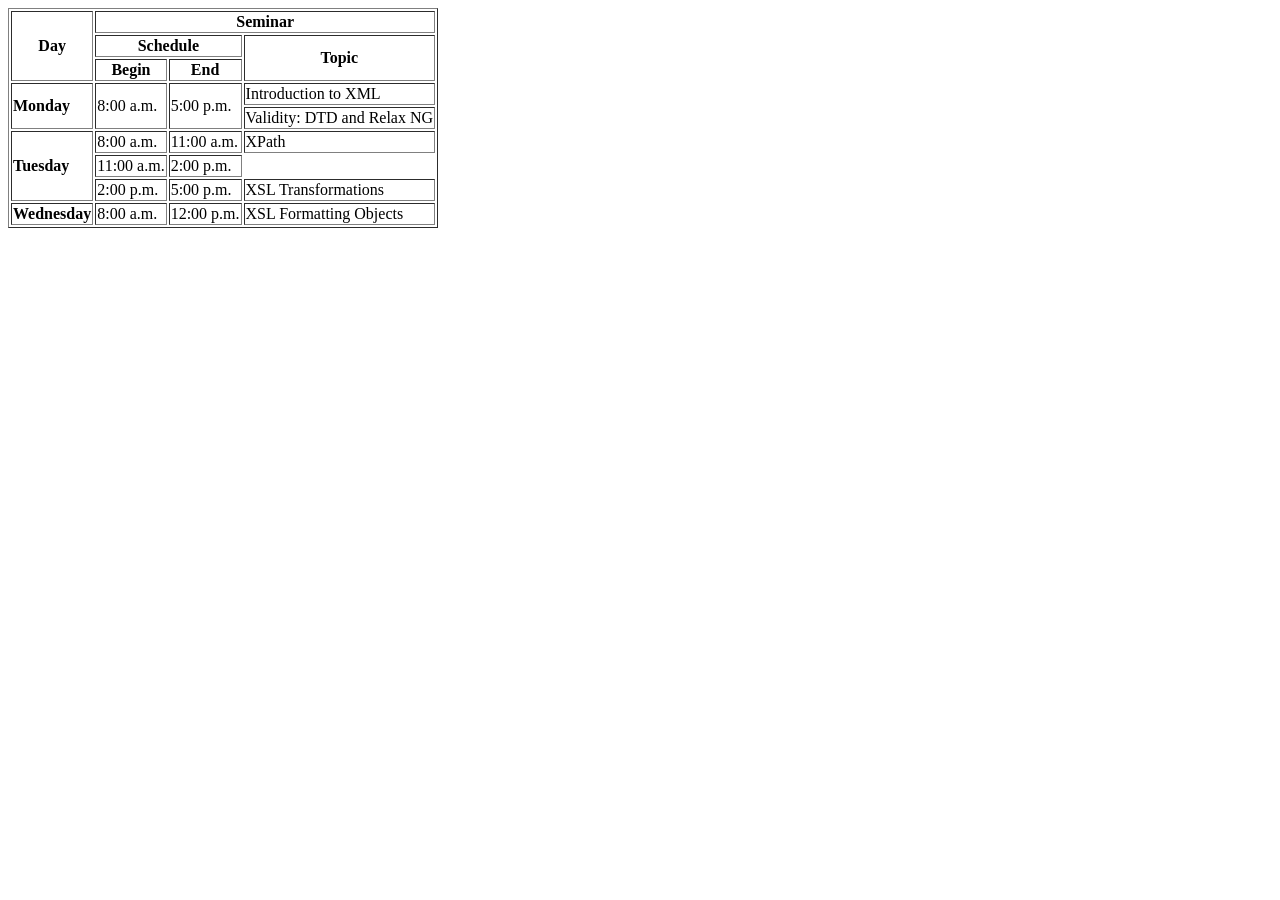
<file: tasks 1/index.html>
<!DOCTYPE html>
<html lang="en">
<head>
    <meta charset="UTF-8">
    <meta name="viewport" content="width=device-width, initial-scale=1.0">
    <title>web-design</title>
</head>
<body>
    <table border="1">
        <thead>
            <tr>
                <th rowspan="3" >Day</th>
                <th colspan="3">Seminar</th>
            </tr>
            <tr>
                <th colspan="2" >Schedule</th>
                <th rowspan="2" >Topic</th>
            </tr>
            <tr>
                <th >Begin</th>
                <th>End</th>
            </tr>
        </thead>
        <tbody>
           
            <tr>
                <td rowspan="2"><b>Monday</b></td>
                <td rowspan="2" >8:00 a.m.</td>
                <td rowspan="2">5:00 p.m.</td>
                <td>Introduction to XML</td>
            </tr>
            <tr>
                <td>Validity: DTD and Relax NG</td>
            </tr>

            
            <tr>
                <td rowspan="3"><b>Tuesday</b></td>
                <td>8:00 a.m.</td>
                <td >11:00 a.m.</td>
                <td rowspan="1">XPath</td>
            </tr>
            <tr>
                <td >11:00 a.m.</td>
                <td>2:00 p.m.</td>
            </tr>
            <tr>
                <td >2:00 p.m.</td>
                <td >5:00 p.m.</td>
                <td>XSL Transformations</td>
            </tr>
            <tr>
                <td><b>Wednesday</b></td>
                <td >8:00 a.m.</td>
                <td >12:00 p.m.</td>
                <td>XSL Formatting Objects</td>
            </tr>
        </tbody>
    </table>
</body>
</html>
</file>
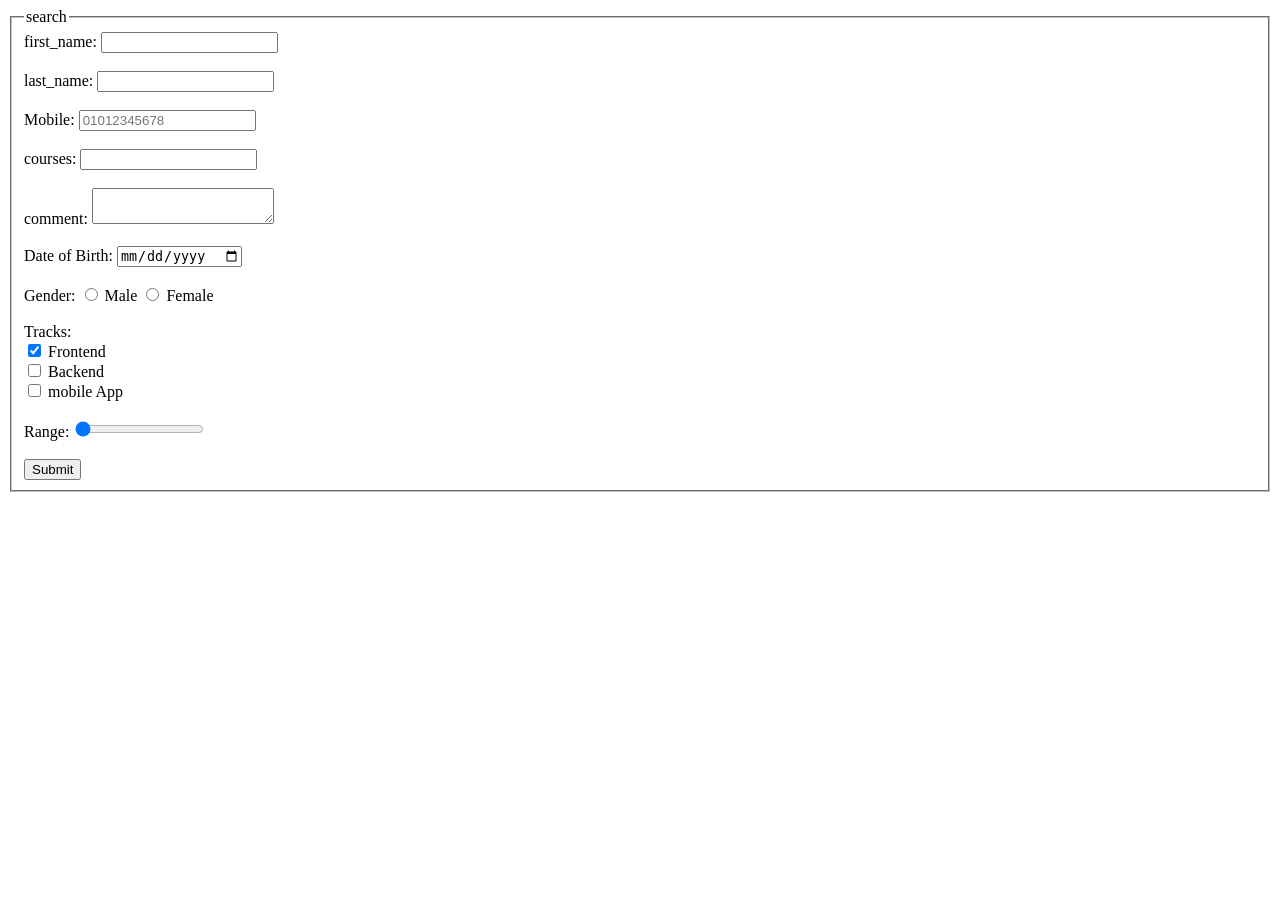
<file: tasks2/index.html>
<!DOCTYPE html>
<html lang="en">
<head>
    <meta charset="UTF-8">
    <meta name="viewport" content="width=device-width, initial-scale=1.0">
    <title>web-design</title>
</head>
<body>

    <form action="" method="post" >
        <fieldset>
            <legend>search</legend>
            <div>
                <label for="first_name">first_name:</label>
                <input type="text" id="first_name" name="first_name" pattern="[A-Za-z-ي-ا]+" title="letters only" required >
            </div>
            <br>
            <div>
                <label for="last_name">last_name:</label>
                  <input type="text" id="last_name" name="last_name" minlength="5">

            </div>
            <br>
            <div>
                <label for="mobile">Mobile:</label>
                <input type="tel" id="mobile" name="mobile" pattern="^(010|011|012|015)[0-9]{8}$" maxlength="11" placeholder="01012345678" title="11 digits starting with 010, 011, 012, or 015">
            </div>
            <br>

            <div>
                <label for="course"> courses:</label>
                <input list="courses_list" ="text" id="course" name="course">
                <datalist id="courses_list">
                    <option value="html"></option>
                    <option value="css"></option>
                    <option value="javascript"></option>
                    <option value="c++"></option>
                    </datalist>  
            </div>
            <br>

            <div>
                <label for="comment">comment:</label>
                <textarea name="comment" id="comment" required>
                </textarea>

            </div>
            <br>

            <div>
                <label for="dob">Date of Birth:</label>
                <input type="date" id="dob" name="dob" required>
            </div>
            <br>

            <div>
                <label>Gender:</label>
                <input type="radio" id="male" name="gender" value="male" required>
                <label for="male">Male</label>
                <input type="radio" id="female" name="gender" value="female" required>
                <label for="female">Female</label>
            </div>
            <br>

            <div>
                <label>Tracks:</label><br>
                <input type="checkbox" id="frontend" name="tracks" value="frontend" checked>
                <label for="frontend">Frontend</label><br>
                <input type="checkbox" id="backend" name="tracks" value="backend">
                <label for="backend">Backend</label><br>
                <input type="checkbox" id="mobile_dev" name="tracks" value="mobile_dev">
                <label for="mobile_dev">mobile App</label>
            </div>
            <br>
            <div>
                <label for="level">Range:</label>
                <input type="range" id="level" name="level" min="10" max="100" value="10">
            </div>
            <br>

            <button type="submit">Submit</button>

        </fieldset>
    </form>



        
            
    
</body>
</html>
</file>
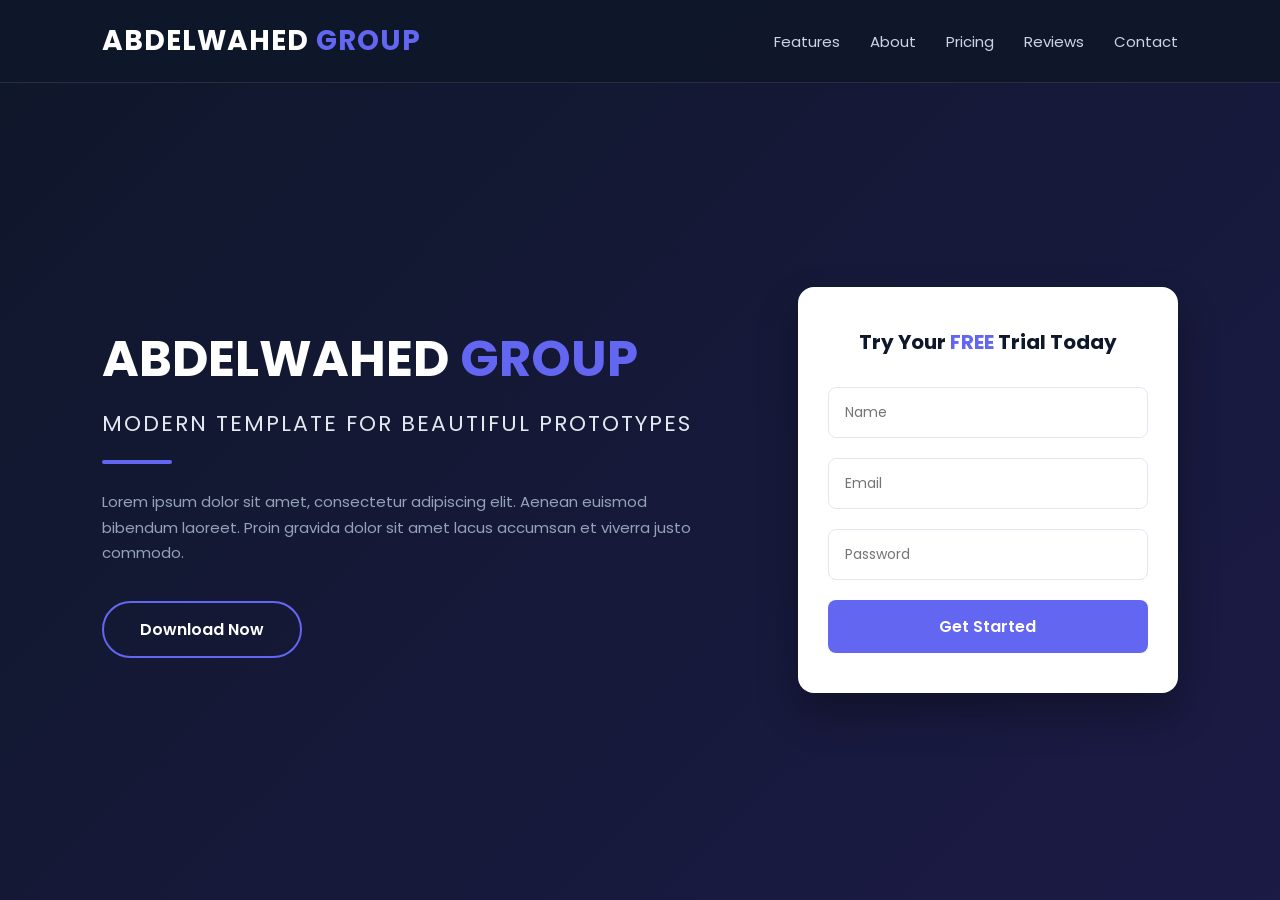
<file: tasks4 AXIT/index.html>
<!DOCTYPE html>
<html lang="ar" dir="ltr">
<head>
  <meta charset="UTF-8">
  <meta name="viewport" content="width=device-width, initial-scale=1.0">
  <title>ABDELWAHED GROUP</title>
  <link rel="stylesheet" href="style.css">
  
  <link href="https://fonts.googleapis.com/css2?family=Poppins:wght@300;400;600;700&display=swap" rel="stylesheet">
</head>
<body>


  <header class="navbar">
    <div class="logo">ABDELWAHED<span> GROUP</span></div>
    <nav>
      <ul class="nav-links">
        <li><a href="#">Features</a></li>
        <li><a href="#">About</a></li>
        <li><a href="#">Pricing</a></li>
        <li><a href="#">Reviews</a></li>
        <li><a href="#">Contact</a></li>
      </ul>
    </nav>
  </header>

 
  <section class="hero-section">
    <div class="container">
      
    
      <div class="hero-content">
        <h1 class="brand-title">ABDELWAHED<span> GROUP</span></h1>
        <h2>MODERN TEMPLATE FOR BEAUTIFUL PROTOTYPES</h2>
        <div class="divider"></div>
        <p>Lorem ipsum dolor sit amet, consectetur adipiscing elit. Aenean euismod bibendum laoreet. Proin gravida dolor sit amet lacus accumsan et viverra justo commodo.</p>
        <a href="#" class="btn-primary">Download Now</a>
      </div>


      <div class="form-card">
        <h3>Try Your <span>FREE</span> Trial Today</h3>
        <form>
          <div class="input-group">
            <input type="text" placeholder="Name" required>
          </div>
          <div class="input-group">
            <input type="email" placeholder="Email" required>
          </div>
          <div class="input-group">
            <input type="password" placeholder="Password" required>
          </div>
          <button type="submit" class="btn-submit">Get Started</button>
        </form>
      </div>

    </div>
  </section>

</body>
</html>
</file>
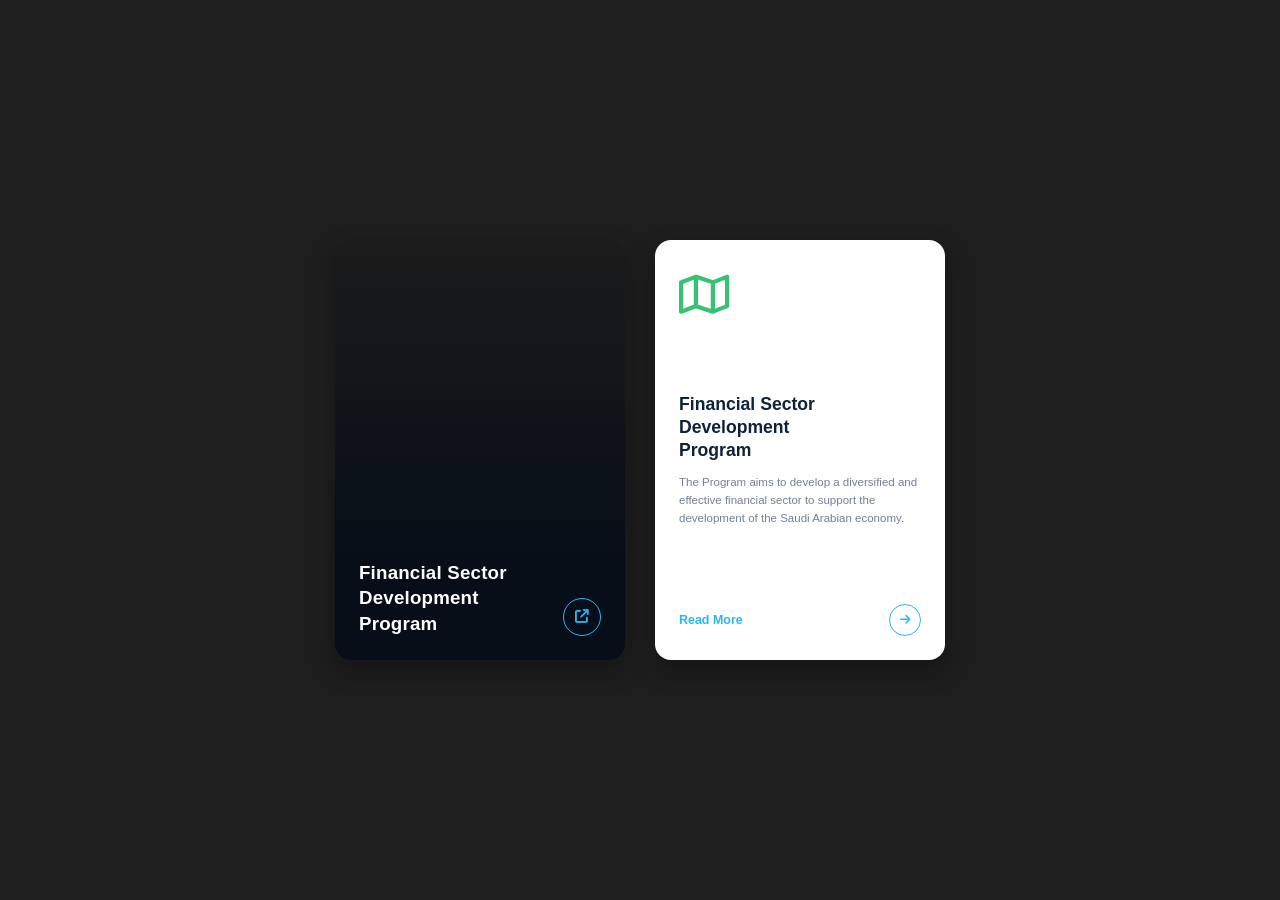
<file: tasks7 figma1/index.html>
<!DOCTYPE html>
<html lang="en">
<head>
  <meta charset="UTF-8">
  <meta name="viewport" content="width=device-width, initial-scale=1.0">
  <title>Cards Layout</title>
  <link rel="stylesheet" href="style.css">
  <link rel="stylesheet" href="https://cdnjs.cloudflare.com/ajax/libs/font-awesome/6.4.0/css/all.min.css">
</head>
<body>

  <div class="cards-wrapper">
    
   
    <div class="card card-dark">
      <div class="front-content">
        <h3>Financial Sector<br>Development<br>Program</h3>
        <button class="icon-btn"><i class="fa-solid fa-arrow-up-right-from-square"></i></button>
      </div>
    </div>

  
    <div class="card card-white">
      <div class="back-icon">
        <i class="fa-regular fa-map"></i>
      </div>
      <div class="back-content">
        <h3>Financial Sector<br>Development<br>Program</h3>
        <p>The Program aims to develop a diversified and effective financial sector to support the development of the Saudi Arabian economy.</p>
      </div>
      <div class="back-footer">
        <span>Read More</span>
        <button class="arrow-btn"><i class="fa-solid fa-arrow-right"></i></button>
      </div>
    </div>

  </div>

</body>
</html>
</file>
<file: tasks4 AXIT/style.css>
* {
  margin: 0;
  padding: 0;
  box-sizing: border-box;
  font-family: 'Poppins', sans-serif;
}

body {
  background-color: #0f172a;
  color: #fff;
  overflow-x: hidden;
}


.navbar {
  display: flex;
  justify-content: space-between;
  align-items: center;
  padding: 20px 8%;
  background: rgba(15, 23, 42, 0.9);
  backdrop-filter: blur(10px);
  position: fixed;
  width: 100%;
  top: 0;
  z-index: 1000;
  border-bottom: 1px solid rgba(255, 255, 255, 0.1);
}

.logo {
  font-size: 28px;
  font-weight: 700;
  letter-spacing: 1px;
}

.logo span {
  color: #6366f1;
}

.nav-links {
  display: flex;
  list-style: none;
  gap: 30px;
}

.nav-links a {
  color: #cbd5e1;
  text-decoration: none;
  font-size: 15px;
  transition: color 0.3s ease;
}

.nav-links a:hover {
  color: #6366f1;
}


.hero-section {
  min-height: 100vh;
  padding: 140px 8% 60px;
  display: flex;
  align-items: center;
  background: linear-gradient(135deg, rgba(15, 23, 42, 0.95), rgba(30, 27, 75, 0.85)),
              url('https://images.unsplash.com/photo-1486406146926-c627a92ad1ab?q=80&w=1600') center/cover no-repeat;
}

.container {
  display: flex;
  justify-content: space-between;
  align-items: center;
  width: 100%;
  max-width: 1200px;
  margin: 0 auto;
  gap: 50px;
}


.hero-content {
  flex: 1;
  max-width: 600px;
}

.brand-title {
  font-size: 50px;
  font-weight: 700;
  margin-bottom: 10px;
}

.brand-title span {
  color: #6366f1;
}

.hero-content h2 {
  font-size: 22px;
  font-weight: 400;
  color: #e2e8f0;
  letter-spacing: 2px;
  text-transform: uppercase;
  margin-bottom: 20px;
}

.divider {
  width: 70px;
  height: 4px;
  background: #6366f1;
  border-radius: 2px;
  margin-bottom: 25px;
}

.hero-content p {
  font-size: 15px;
  color: #94a3b8;
  line-height: 1.7;
  margin-bottom: 35px;
}

.btn-primary {
  display: inline-block;
  padding: 14px 36px;
  border: 2px solid #6366f1;
  color: #fff;
  text-decoration: none;
  border-radius: 30px;
  font-weight: 600;
  transition: all 0.3s ease;
}

.btn-primary:hover {
  background: #6366f1;
  box-shadow: 0 10px 20px rgba(99, 102, 241, 0.3);
  transform: translateY(-2px);
}


.form-card {
  width: 380px;
  background: #ffffff;
  padding: 40px 30px;
  border-radius: 16px;
  box-shadow: 0 20px 40px rgba(0, 0, 0, 0.3);
  color: #1e293b;
}

.form-card h3 {
  text-align: center;
  font-size: 20px;
  margin-bottom: 30px;
  color: #0f172a;
}

.form-card h3 span {
  color: #6366f1;
  text-transform: uppercase;
}

.input-group {
  margin-bottom: 20px;
}

.input-group input {
  width: 100%;
  padding: 14px 16px;
  border: 1px solid #e2e8f0;
  border-radius: 8px;
  outline: none;
  font-size: 14px;
  transition: border-color 0.3s ease;
}

.input-group input:focus {
  border-color: #6366f1;
}

.btn-submit {
  width: 100%;
  padding: 14px;
  background: #6366f1;
  color: #fff;
  border: none;
  border-radius: 8px;
  font-size: 16px;
  font-weight: 600;
  cursor: pointer;
  transition: background 0.3s ease, transform 0.2s ease;
}

.btn-submit:hover {
  background: #4f46e5;
  transform: translateY(-2px);
}


@media (max-width: 900px) {
  .container {
    flex-direction: column;
    text-align: center;
  }

  .divider {
    margin: 0 auto 25px;
  }

  .form-card {
    width: 100%;
    max-width: 400px;
  }

  .nav-links {
    display: none; 
  }
}
</file>
<file: tasks7 figma1/style.css>
* {
  margin: 0;
  padding: 0;
  box-sizing: border-box;
  font-family: 'Segoe UI', Tahoma, Geneva, Verdana, sans-serif;
}

body {
  display: flex;
  justify-content: center;
  align-items: center;
  min-height: 100vh;
  background-color: #1e1e1e;
}


.cards-wrapper {
  display: flex;
  gap: 30px;
  flex-wrap: wrap;
  justify-content: center;
  align-items: center;
  padding: 20px;
}


.card {
  width: 290px;
  height: 420px;
  border-radius: 16px;
  overflow: hidden;
  position: relative;
  box-shadow: 0 10px 25px rgba(0, 0, 0, 0.3);
  cursor: pointer;
  transition: transform 0.3s ease, box-shadow 0.3s ease;
}


.card::after {
  content: '';
  position: absolute;
  top: 0;
  left: 0;
  width: 100%;
  height: 100%;
  background-color: rgba(26, 86, 219, 0.45); 
  opacity: 0;
  transition: opacity 0.3s ease;
  pointer-events: none;
  z-index: 1;
}


.card:hover::after {
  opacity: 1;
}

.card:hover {
  transform: translateY(-5px);
  box-shadow: 0 15px 30px rgba(0, 0, 0, 0.4);
}


.card-dark {
  background: linear-gradient(180deg, rgba(0,0,0,0.1) 0%, rgba(5, 13, 24, 0.95) 80%), 
              url('https://images.unsplash.com/photo-1486406146926-c627a92ad1ab?q=80&w=600&auto=format&fit=crop') center/cover no-repeat;
  display: flex;
  align-items: flex-end;
  padding: 24px;
}

.front-content {
  width: 100%;
  display: flex;
  justify-content: space-between;
  align-items: flex-end;
  color: #ffffff;
  position: relative;
  z-index: 2; 
}

.front-content h3 {
  font-size: 1.05rem
  font-weight: 600;
  line-height: 1.35;
  letter-spacing: 0.2px;
}

.icon-btn {
  width: 38px;
  height: 38px;
  border-radius: 50%;
  border: 1.5px solid #29b6f6;
  background: transparent;
  color: #29b6f6;
  display: flex;
  align-items: center;
  justify-content: center;
  font-size: 0.85rem;
  cursor: pointer;
  transition: background 0.3s, color 0.3s;
}

.card-dark:hover .icon-btn {
  background: #29b6f6;
  color: #ffffff;
}

.card-white {
  background-color: #ffffff;
  padding: 32px 24px 24px 24px;
  display: flex;
  flex-direction: column;
  justify-content: space-between;
}

.card-white > * {
  position: relative;
  z-index: 2;
}

.back-icon i {
  font-size: 2.8rem;
  color: #38c172;
}

.back-content h3 {
  font-size: 1.1rem;
  font-weight: 700;
  color: #0d233a;
  margin-bottom: 12px;
  line-height: 1.3;
}

.back-content p {
  font-size: 0.72rem;
  color: #718096;
  line-height: 1.55;
  font-weight: 400;
}

.back-footer {
  display: flex;
  justify-content: space-between;
  align-items: center;
}

.back-footer span {
  font-size: 0.78rem;
  font-weight: 600;
  color: #29b6f6;
}

.arrow-btn {
  width: 32px;
  height: 32px;
  border-radius: 50%;
  border: 1px solid #29b6f6;
  background: transparent;
  color: #29b6f6;
  display: flex;
  align-items: center;
  justify-content: center;
  font-size: 0.75rem;
  cursor: pointer;
  transition: background 0.3s, color 0.3s;
}

.card-white:hover .arrow-btn {
  background: #29b6f6;
  color: #ffffff;
}
</file>
